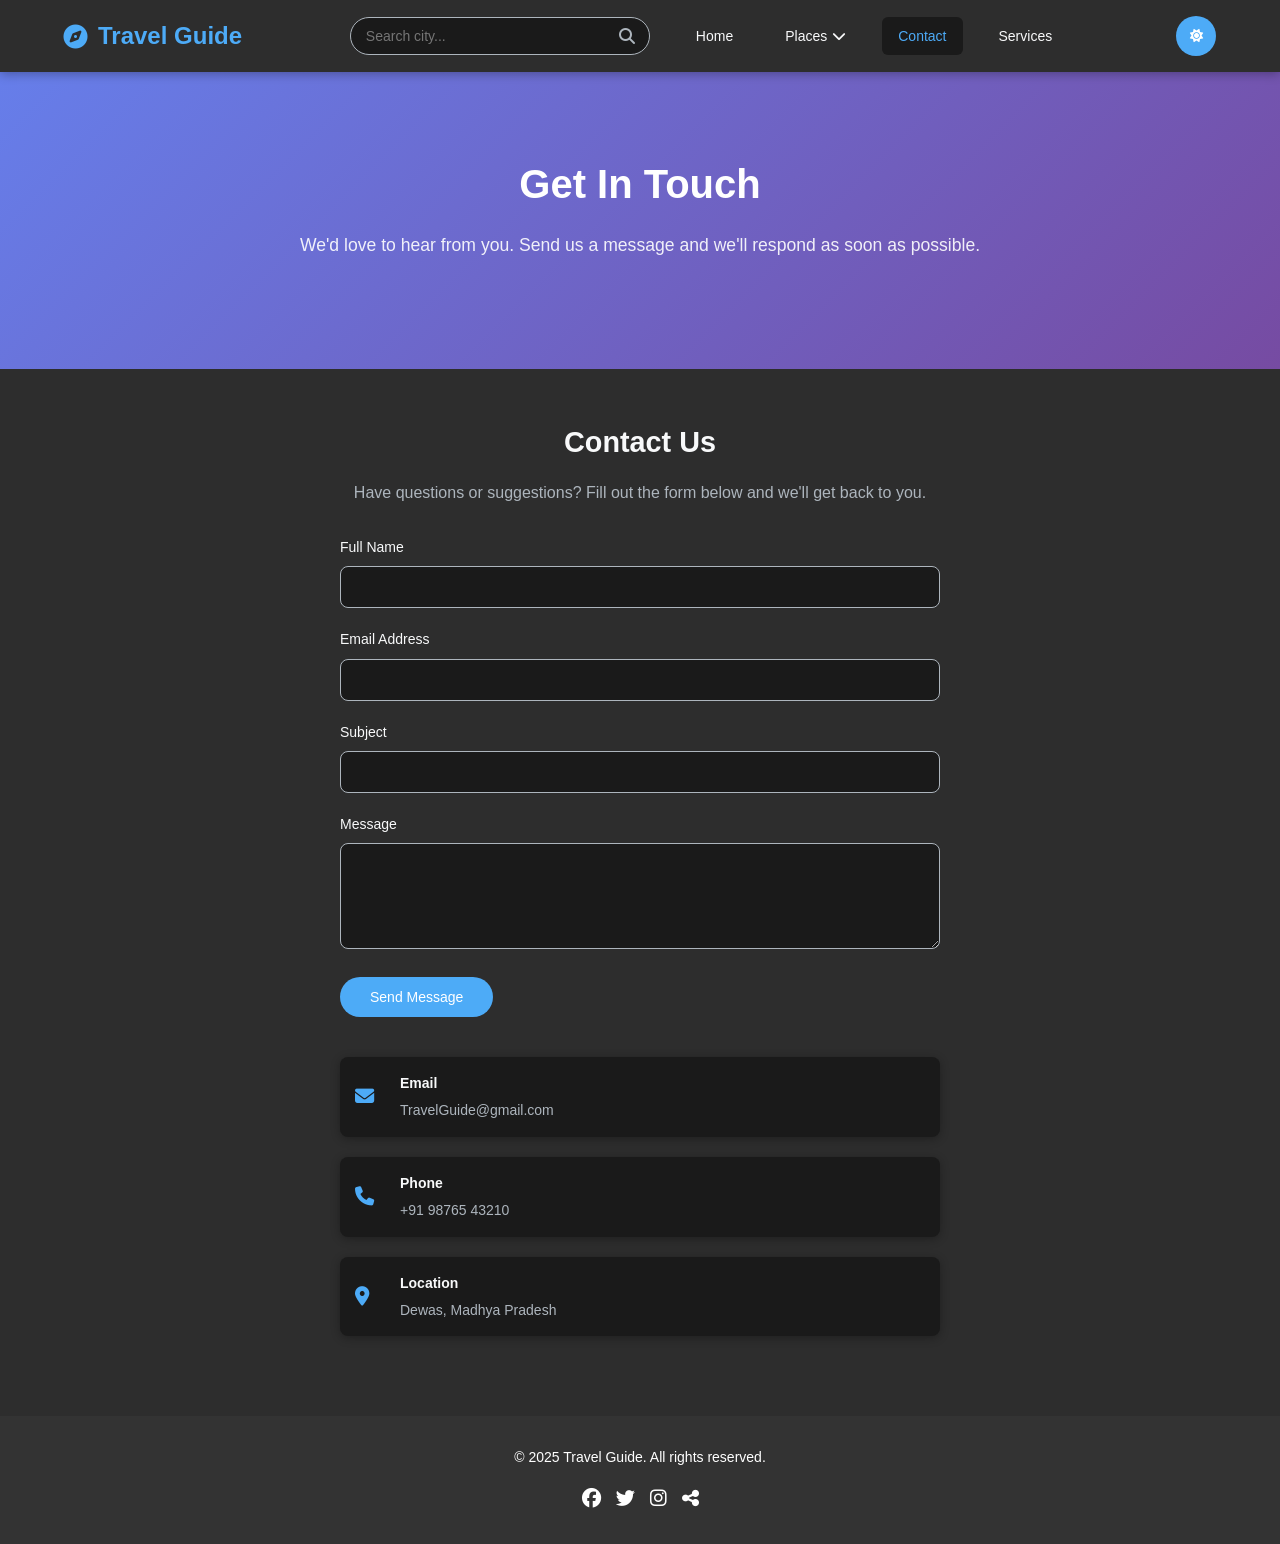
<file: contact.html>
<!DOCTYPE html>
<html lang="en">
<head>
    <meta charset="UTF-8">
    <meta name="viewport" content="width=device-width, initial-scale=1.0">
    <title>Contact Us - Travel Guide</title>
    <link rel="stylesheet" href="styles.css">
    <link rel="stylesheet" href="https://cdnjs.cloudflare.com/ajax/libs/font-awesome/6.5.0/css/all.min.css">
</head>
<body>
    <!-- Header Section -->
    <header>
        <div class="header-container">
            <!-- Navigation -->
            <nav class="navbar">
                <div class="logo">
                    <i class="fas fa-compass"></i>
                    Travel Guide
                </div>
                
                <!-- Desktop Navigation -->
                <div class="nav-desktop">
                    <div class="search-container">
                        <input type="text" id="searchInput" placeholder="Search city..." autocomplete="off">
                        <i class="fas fa-search search-icon"></i>
                        <div id="searchResults" class="search-results"></div>
                    </div>
                    
                    <ul class="nav-links">
                        <li><a href="index.html" class="nav-link">Home</a></li>
                        <li class="dropdown-container">
                            <a href="#" class="nav-link">
                                Places <i class="fas fa-chevron-down"></i>
                            </a>
                            <div class="dropdown-menu">
                                <a href="indore.html">Indore</a>
                                <a href="dewas.html">Dewas</a>
                                <a href="ujjain.html">Ujjain</a>
                                <a href="mumbai.html">Mumbai</a>
                                <a href="delhi.html">Delhi</a>
                                <a href="bhopal.html">Bhopal</a>
                            </div>
                        </li>
                        <li><a href="contact.html" class="nav-link active">Contact</a></li>
                        <li><a href="services.html" class="nav-link">Services</a></li>
                    </ul>
                </div>

                <!-- Right Side Items -->
                <div class="nav-right">
                    <!-- Theme Toggle -->
                    <div class="theme-toggle">
                        <button id="themeBtn" class="theme-btn">
                            <i class="fas fa-moon"></i>
                        </button>
                    </div>
                    
                    <!-- Mobile Menu Button -->
                    <button class="mobile-menu-btn">
                        <i class="fas fa-bars"></i>
                    </button>
                </div>
            </nav>

            <!-- Mobile Navigation Menu -->
            <div class="mobile-nav" id="mobileNav">
                <div class="mobile-nav-header">
                    <div class="logo">
                        <i class="fas fa-compass"></i>
                        Travel Guide
                    </div>
                    <button class="mobile-close-btn" id="mobileCloseBtn">
                        <i class="fas fa-times"></i>
                    </button>
                </div>
                
                <div class="mobile-nav-links">
                    <a href="index.html" class="mobile-nav-link">
                        <i class="fas fa-home"></i>
                        Home
                    </a>
                    
                    <div class="mobile-dropdown">
                        <a href="#" class="mobile-nav-link mobile-dropdown-btn">
                            <i class="fas fa-map-marker-alt"></i>
                            Places
                            <i class="fas fa-chevron-down"></i>
                        </a>
                        <div class="mobile-dropdown-menu">
                            <a href="indore.html" class="mobile-dropdown-link">Indore</a>
                            <a href="dewas.html" class="mobile-dropdown-link">Dewas</a>
                            <a href="ujjain.html" class="mobile-dropdown-link">Ujjain</a>
                            <a href="mumbai.html" class="mobile-dropdown-link">Mumbai</a>
                            <a href="delhi.html" class="mobile-dropdown-link">Delhi</a>
                            <a href="bhopal.html" class="mobile-dropdown-link">Bhopal</a>
                        </div>
                    </div>
                    
                    <a href="contact.html" class="mobile-nav-link active">
                        <i class="fas fa-envelope"></i>
                        Contact
                    </a>
                    
                    <a href="services.html" class="mobile-nav-link">
                        <i class="fas fa-concierge-bell"></i>
                        Services
                    </a>
                </div>
            </div>
        </div>
    </header>

    <!-- Contact Hero Section -->
    <section class="hero">
        <div class="hero-content">
            <h1>Get In Touch</h1>
            <p>We'd love to hear from you. Send us a message and we'll respond as soon as possible.</p>
        </div>
    </section>

    <!-- Contact Form Section -->
    <section class="contact-section">
        <div class="contact-container">
            <h2 class="contact-title">Contact Us</h2>
            <p class="contact-info">Have questions or suggestions? Fill out the form below and we'll get back to you.</p>
            
            <form class="contact-form" id="contactForm">
                <div class="form-group">
                    <label for="name">Full Name</label>
                    <input type="text" id="name" name="name" required>
                </div>
                
                <div class="form-group">
                    <label for="email">Email Address</label>
                    <input type="email" id="email" name="email" required>
                </div>
                
                <div class="form-group">
                    <label for="subject">Subject</label>
                    <input type="text" id="subject" name="subject" required>
                </div>
                
                <div class="form-group">
                    <label for="message">Message</label>
                    <textarea id="message" name="message" rows="5" required></textarea>
                </div>
                
                <button type="submit" class="custom-button">Send Message</button>
            </form>
            
            <div class="contact-details">
                <div class="contact-item">
                    <i class="fas fa-envelope"></i>
                    <div>
                        <strong>Email</strong>
                        <p>TravelGuide@gmail.com</p>
                    </div>
                </div>
                <div class="contact-item">
                    <i class="fas fa-phone"></i>
                    <div>
                        <strong>Phone</strong>
                        <p>+91 98765 43210</p>
                    </div>
                </div>
                <div class="contact-item">
                    <i class="fas fa-map-marker-alt"></i>
                    <div>
                        <strong>Location</strong>
                        <p>Dewas, Madhya Pradesh</p>
                    </div>
                </div>
            </div>
        </div>
    </section>

    <!-- Back to Top Button -->
    <button id="topBtn" class="top-btn">
        <i class="fas fa-chevron-up"></i>
    </button>

    <!-- Footer -->
    <footer>
        <div class="footer-content">
            <p>&copy; 2025 Travel Guide. All rights reserved.</p>
            <div class="social-links">
                <a href="#"><i class="fab fa-facebook"></i></a>
                <a href="#"><i class="fab fa-twitter"></i></a>
                <a href="#"><i class="fab fa-instagram"></i></a>
                <a href="#"><i class="fas fa-share-alt"></i></a>
            </div>
        </div>
    </footer>

    <script src="script.js"></script>
    <script>
        // Contact form submission
        document.getElementById('contactForm').addEventListener('submit', function(e) {
            e.preventDefault();
            alert('Thank you for your message! We will get back to you soon.');
            this.reset();
        });
    </script>
</body>
</html>
</file>
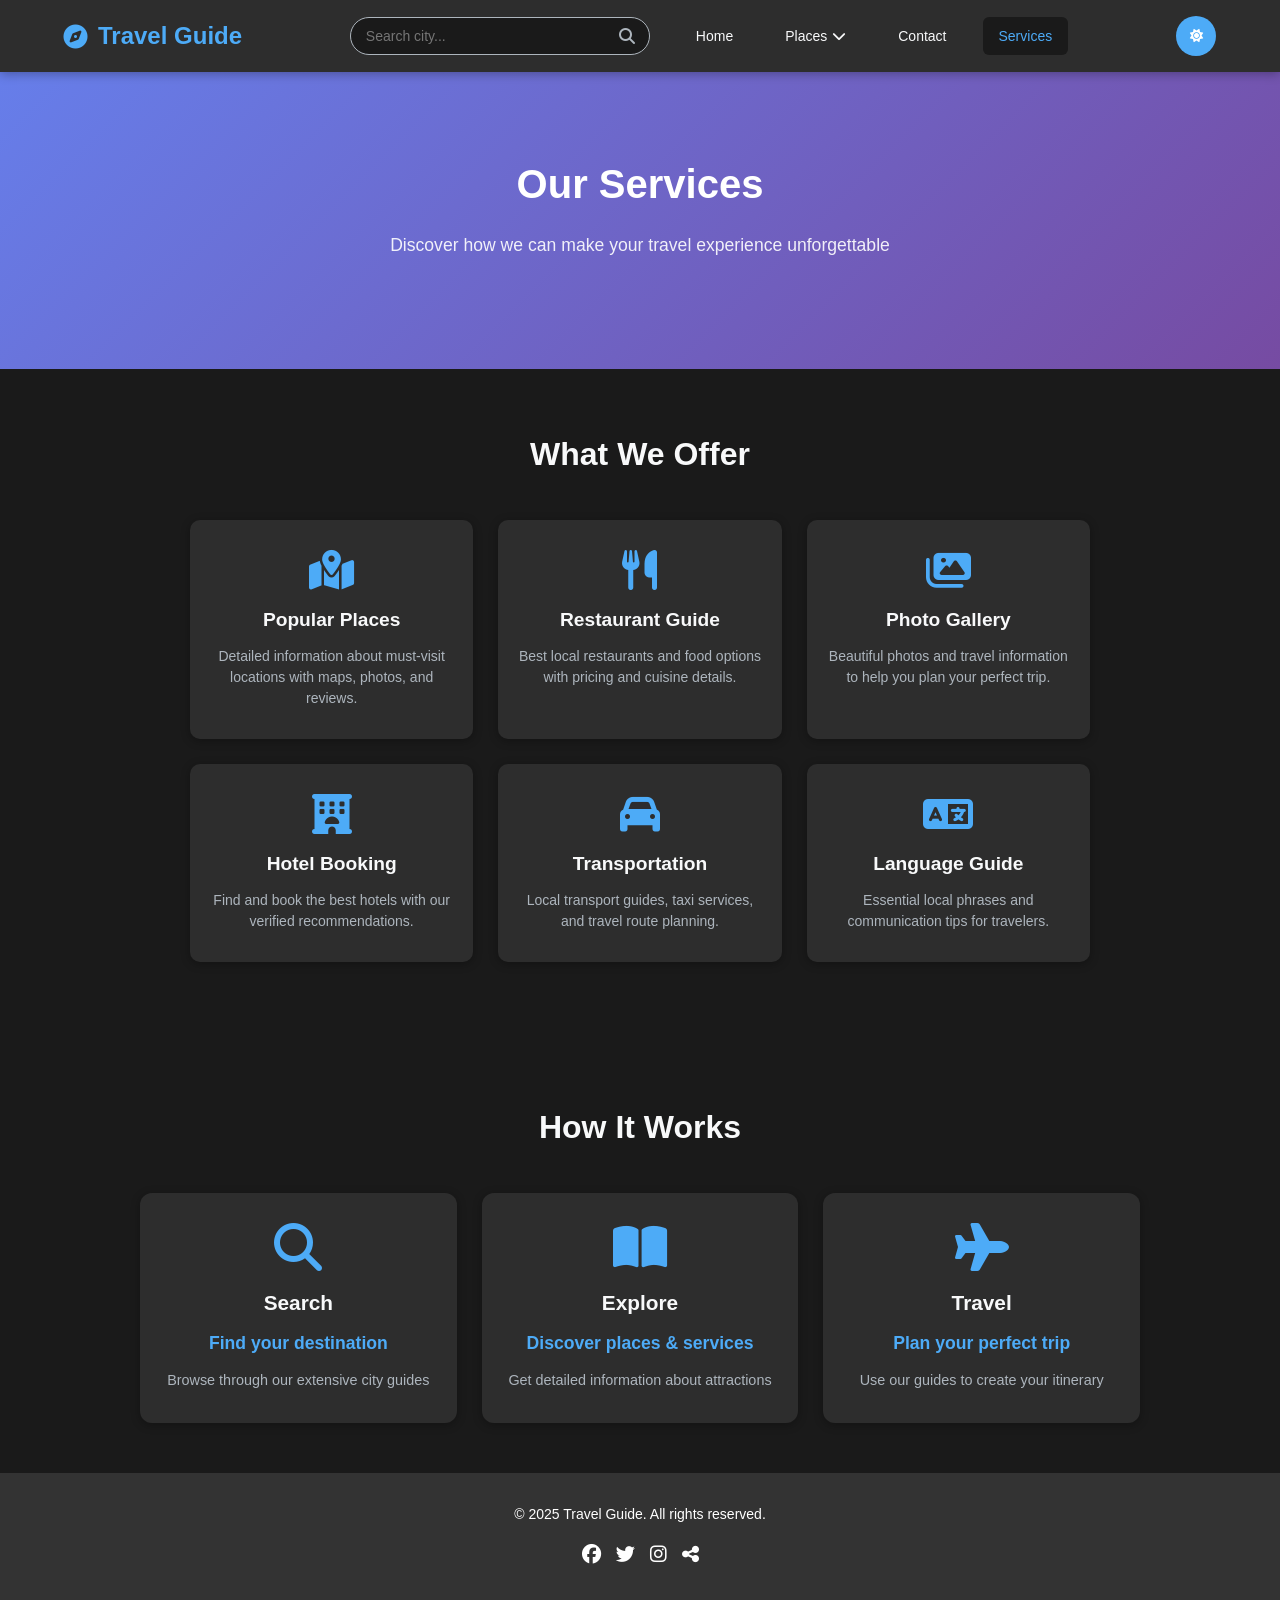
<file: services.html>
<!DOCTYPE html>
<html lang="en">
<head>
    <meta charset="UTF-8">
    <meta name="viewport" content="width=device-width, initial-scale=1.0">
    <title>Our Services - Travel Guide</title>
    <link rel="stylesheet" href="styles.css">
    <link rel="stylesheet" href="https://cdnjs.cloudflare.com/ajax/libs/font-awesome/6.5.0/css/all.min.css">
</head>
<body>
    <!-- Header Section -->
    <header>
        <div class="header-container">
            <!-- Navigation -->
            <nav class="navbar">
                <div class="logo">
                    <i class="fas fa-compass"></i>
                    Travel Guide
                </div>
                
                <!-- Desktop Navigation -->
                <div class="nav-desktop">
                    <div class="search-container">
                        <input type="text" id="searchInput" placeholder="Search city..." autocomplete="off">
                        <i class="fas fa-search search-icon"></i>
                        <div id="searchResults" class="search-results"></div>
                    </div>
                    
                    <ul class="nav-links">
                        <li><a href="index.html" class="nav-link">Home</a></li>
                        <li class="dropdown-container">
                            <a href="#" class="nav-link">
                                Places <i class="fas fa-chevron-down"></i>
                            </a>
                            <div class="dropdown-menu">
                                <a href="indore.html">Indore</a>
                                <a href="dewas.html">Dewas</a>
                                <a href="ujjain.html">Ujjain</a>
                                <a href="mumbai.html">Mumbai</a>
                                <a href="delhi.html">Delhi</a>
                                <a href="bhopal.html">Bhopal</a>
                            </div>
                        </li>
                        <li><a href="contact.html" class="nav-link">Contact</a></li>
                        <li><a href="services.html" class="nav-link active">Services</a></li>
                    </ul>
                </div>

                <!-- Right Side Items -->
                <div class="nav-right">
                    <!-- Theme Toggle -->
                    <div class="theme-toggle">
                        <button id="themeBtn" class="theme-btn">
                            <i class="fas fa-moon"></i>
                        </button>
                    </div>
                    
                    <!-- Mobile Menu Button -->
                    <button class="mobile-menu-btn">
                        <i class="fas fa-bars"></i>
                    </button>
                </div>
            </nav>

            <!-- Mobile Navigation Menu -->
            <div class="mobile-nav" id="mobileNav">
                <div class="mobile-nav-header">
                    <div class="logo">
                        <i class="fas fa-compass"></i>
                        Travel Guide
                    </div>
                    <button class="mobile-close-btn" id="mobileCloseBtn">
                        <i class="fas fa-times"></i>
                    </button>
                </div>
                
                <div class="mobile-nav-links">
                    <a href="index.html" class="mobile-nav-link">
                        <i class="fas fa-home"></i>
                        Home
                    </a>
                    
                    <div class="mobile-dropdown">
                        <a href="#" class="mobile-nav-link mobile-dropdown-btn">
                            <i class="fas fa-map-marker-alt"></i>
                            Places
                            <i class="fas fa-chevron-down"></i>
                        </a>
                        <div class="mobile-dropdown-menu">
                            <a href="indore.html" class="mobile-dropdown-link">Indore</a>
                            <a href="dewas.html" class="mobile-dropdown-link">Dewas</a>
                            <a href="ujjain.html" class="mobile-dropdown-link">Ujjain</a>
                            <a href="mumbai.html" class="mobile-dropdown-link">Mumbai</a>
                            <a href="delhi.html" class="mobile-dropdown-link">Delhi</a>
                            <a href="bhopal.html" class="mobile-dropdown-link">Bhopal</a>
                        </div>
                    </div>
                    
                    <a href="contact.html" class="mobile-nav-link">
                        <i class="fas fa-envelope"></i>
                        Contact
                    </a>
                    
                    <a href="services.html" class="mobile-nav-link active">
                        <i class="fas fa-concierge-bell"></i>
                        Services
                    </a>
                </div>
            </div>
        </div>
    </header>

    <!-- Services Hero Section -->
    <section class="hero">
        <div class="hero-content">
            <h1>Our Services</h1>
            <p>Discover how we can make your travel experience unforgettable</p>
        </div>
    </section>

    <!-- Services Section -->
    <section id="services">
        <h2>What We Offer</h2>
        <div class="services-grid">
            <div class="service-card">
                <i class="fas fa-map-marked-alt"></i>
                <h3>Popular Places</h3>
                <p>Detailed information about must-visit locations with maps, photos, and reviews.</p>
            </div>
            <div class="service-card">
                <i class="fas fa-utensils"></i>
                <h3>Restaurant Guide</h3>
                <p>Best local restaurants and food options with pricing and cuisine details.</p>
            </div>
            <div class="service-card">
                <i class="fas fa-images"></i>
                <h3>Photo Gallery</h3>
                <p>Beautiful photos and travel information to help you plan your perfect trip.</p>
            </div>
            <div class="service-card">
                <i class="fas fa-hotel"></i>
                <h3>Hotel Booking</h3>
                <p>Find and book the best hotels with our verified recommendations.</p>
            </div>
            <div class="service-card">
                <i class="fas fa-car"></i>
                <h3>Transportation</h3>
                <p>Local transport guides, taxi services, and travel route planning.</p>
            </div>

            
            <div class="service-card">
                <i class="fas fa-language"></i>
                <h3>Language Guide</h3>
                <p>Essential local phrases and communication tips for travelers.</p>
            </div>
        </div>
    </section>

    <!-- How It Works Section -->
    <section class="weather-section">
        <div class="weather-container">
            <h2>How It Works</h2>
            <div class="weather-grid">
                <div class="weather-card">
                    <i class="fas fa-search"></i>
                    <h3>Search</h3>
                    <p>Find your destination</p>
                    <span>Browse through our extensive city guides</span>
                </div>
                <div class="weather-card">
                    <i class="fas fa-book-open"></i>
                    <h3>Explore</h3>
                    <p>Discover places & services</p>
                    <span>Get detailed information about attractions</span>
                </div>
                <div class="weather-card">
                    <i class="fas fa-plane"></i>
                    <h3>Travel</h3>
                    <p>Plan your perfect trip</p>
                    <span>Use our guides to create your itinerary</span>
                </div>
            </div>
        </div>
    </section>

    <!-- Back to Top Button -->
    <button id="topBtn" class="top-btn">
        <i class="fas fa-chevron-up"></i>
    </button>

    <!-- Footer -->
    <footer>
        <div class="footer-content">
            <p>&copy; 2025 Travel Guide. All rights reserved.</p>
            <div class="social-links">
                <a href="#"><i class="fab fa-facebook"></i></a>
                <a href="#"><i class="fab fa-twitter"></i></a>
                <a href="#"><i class="fab fa-instagram"></i></a>
                <a href="#"><i class="fas fa-share-alt"></i></a>
            </div>
        </div>
    </footer>

    <script src="script.js"></script>
</body>
</html>
</file>
<file: styles.css>
/* Reset & Base Styles */
* {
    margin: 0;
    padding: 0;
    box-sizing: border-box;
    font-family: 'Segoe UI', Tahoma, Geneva, Verdana, sans-serif;
}

:root {
    --primary-color: #007bff;
    --secondary-color: #6c757d;
    --background-color: #f8f9fa;
    --text-color: #333;
    --card-bg: #ffffff;
    --shadow: 0 2px 10px rgba(0,0,0,0.1);
}

[data-theme="dark"] {
    --primary-color: #4dabf7;
    --secondary-color: #adb5bd;
    --background-color: #1a1a1a;
    --text-color: #f8f9fa;
    --card-bg: #2d2d2d;
    --shadow: 0 2px 10px rgba(0,0,0,0.3);
}

body {
    background: var(--background-color);
    color: var(--text-color);
    line-height: 1.6;
    overflow-x: hidden;
    transition: all 0.3s ease;
}

/* Header & Navigation */
.header-container {
    position: relative;
}

.navbar {
    display: flex;
    justify-content: space-between;
    align-items: center;
    padding: 1rem 5%;
    background: var(--card-bg);
    box-shadow: var(--shadow);
    position: relative;
    z-index: 1000;
}

/* Logo */
.logo {
    font-size: 24px;
    font-weight: bold;
    color: var(--primary-color);
    display: flex;
    align-items: center;
    gap: 10px;
}

/* Desktop Navigation */
.nav-desktop {
    display: flex;
    align-items: center;
    gap: 30px;
    flex: 1;
    justify-content: center;
}

/* Right Side Items */
.nav-right {
    display: flex;
    align-items: center;
    gap: 15px;
}

/* Theme Toggle */
.theme-toggle {
    margin-left: auto;
}

.theme-btn {
    background: var(--primary-color);
    color: white;
    border: none;
    padding: 10px;
    border-radius: 50%;
    cursor: pointer;
    transition: all 0.3s ease;
    width: 40px;
    height: 40px;
    display: flex;
    align-items: center;
    justify-content: center;
}

.theme-btn:hover {
    transform: scale(1.1);
}

/* Mobile Menu Button */
.mobile-menu-btn {
    display: none;
    font-size: 20px;
    cursor: pointer;
    color: var(--text-color);
    padding: 8px;
    background: none;
    border: none;
    width: 40px;
    height: 40px;
    align-items: center;
    justify-content: center;
}

/* Navigation Links */
.nav-links {
    list-style: none;
    display: flex;
    gap: 20px;
    align-items: center;
    margin: 0;
    padding: 0;
}

.nav-links li {
    position: relative;
}

.nav-link {
    color: var(--text-color);
    text-decoration: none;
    padding: 8px 16px;
    transition: all 0.3s ease;
    font-weight: 500;
    border-radius: 6px;
    display: flex;
    align-items: center;
    gap: 5px;
    font-size: 14px;
}

.nav-link:hover {
    background: var(--background-color);
    color: var(--primary-color);
}

/* Dropdown Menu */
.dropdown-container {
    position: relative;
}

.dropdown-menu {
    display: none;
    position: absolute;
    top: 100%;
    left: 0;
    background: var(--card-bg);
    box-shadow: var(--shadow);
    border-radius: 8px;
    min-width: 180px;
    z-index: 1000;
    padding: 8px 0;
}

.dropdown-container:hover .dropdown-menu {
    display: block;
}

.dropdown-menu a {
    display: block;
    padding: 10px 16px;
    color: var(--text-color);
    transition: all 0.3s ease;
    text-decoration: none;
    font-size: 14px;
    border: none;
    list-style: none;
}

.dropdown-menu a:hover {
    background: var(--background-color);
    color: var(--primary-color);
}

/* Search Container */
.search-container {
    position: relative;
    width: 300px;
}

#searchInput {
    width: 100%;
    padding: 10px 40px 10px 15px;
    font-size: 14px;
    border: 1px solid var(--secondary-color);
    border-radius: 20px;
    outline: none;
    background: var(--background-color);
    color: var(--text-color);
    transition: all 0.3s ease;
}

#searchInput:focus {
    border-color: var(--primary-color);
    background: var(--card-bg);
}

.search-icon {
    position: absolute;
    right: 15px;
    top: 50%;
    transform: translateY(-50%);
    color: var(--secondary-color);
}

.search-results {
    position: absolute;
    top: 100%;
    left: 0;
    width: 100%;
    background: var(--card-bg);
    border: 1px solid var(--secondary-color);
    border-top: none;
    border-radius: 0 0 10px 10px;
    z-index: 10;
    max-height: 200px;
    overflow-y: auto;
    display: none;
}

.search-results div {
    padding: 10px 15px;
    cursor: pointer;
    transition: background 0.3s ease;
    border-bottom: 1px solid var(--background-color);
    font-size: 14px;
    color: var(--text-color);
}

.search-results div:hover {
    background: var(--background-color);
    color: var(--primary-color);
}

/* Mobile Navigation */
.mobile-nav {
    position: fixed;
    top: 0;
    left: -100%;
    width: 100%;
    height: 100vh;
    background: var(--card-bg);
    z-index: 2000;
    transition: left 0.3s ease;
    overflow-y: auto;
}

.mobile-nav.active {
    left: 0;
}

.mobile-nav-header {
    display: flex;
    justify-content: space-between;
    align-items: center;
    padding: 1rem 20px;
    border-bottom: 1px solid var(--background-color);
}

.mobile-close-btn {
    background: none;
    border: none;
    font-size: 24px;
    color: var(--text-color);
    cursor: pointer;
    width: 40px;
    height: 40px;
    display: flex;
    align-items: center;
    justify-content: center;
}

.mobile-nav-links {
    padding: 20px;
}

.mobile-nav-link {
    display: flex;
    align-items: center;
    gap: 15px;
    padding: 15px;
    color: var(--text-color);
    text-decoration: none;
    font-size: 18px;
    font-weight: 500;
    border-radius: 8px;
    transition: all 0.3s ease;
    margin-bottom: 5px;
}

.mobile-nav-link:hover {
    background: var(--background-color);
    color: var(--primary-color);
}

.mobile-dropdown-menu {
    display: none;
    padding-left: 30px;
    margin: 10px 0;
}

.mobile-dropdown.active .mobile-dropdown-menu {
    display: block;
}

.mobile-dropdown-link {
    display: block;
    padding: 12px 15px;
    color: var(--text-color);
    text-decoration: none;
    font-size: 16px;
    border-radius: 6px;
    transition: all 0.3s ease;
    margin-bottom: 5px;
}

.mobile-dropdown-link:hover {
    background: var(--background-color);
    color: var(--primary-color);
}

/* Hero Section */
.hero {
    background: linear-gradient(135deg, #667eea 0%, #764ba2 100%);
    color: white;
    padding: 80px 5%;
    text-align: center;
}

.hero-content h1 {
    font-size: 2.5rem;
    margin-bottom: 15px;
    font-weight: bold;
}

.hero-content p {
    font-size: 1.1rem;
    margin-bottom: 30px;
    opacity: 0.9;
}

.cta-button {
    background: white;
    color: #667eea;
    padding: 12px 30px;
    font-size: 1rem;
    border: none;
    border-radius: 25px;
    cursor: pointer;
    transition: all 0.3s ease;
    font-weight: 600;
}

.cta-button:hover {
    transform: translateY(-2px);
    box-shadow: 0 5px 15px rgba(0,0,0,0.2);
}

/* Cities Section */
.city-section {
    padding: 60px 5%;
    background: var(--card-bg);
}

.city-section h2 {
    text-align: center;
    font-size: 2rem;
    margin-bottom: 40px;
    color: var(--text-color);
}

/* Place Grid */
.place-grid {
    display: grid;
    grid-template-columns: repeat(auto-fit, minmax(280px, 1fr));
    gap: 25px;
    max-width: 1200px;
    margin: 0 auto;
}

.place-card {
    position: relative;
    border-radius: 12px;
    overflow: hidden;
    box-shadow: var(--shadow);
    transition: all 0.3s ease;
    background: var(--card-bg);
}

.place-card:hover {
    transform: translateY(-5px);
    box-shadow: 0 8px 25px rgba(0,0,0,0.15);
}

.place-card img {
    width: 100%;
    height: 200px;
    object-fit: cover;
    transition: transform 0.3s ease;
}

.place-card:hover img {
    transform: scale(1.05);
}

.card-overlay {
    position: absolute;
    bottom: 0;
    left: 0;
    right: 0;
    background: linear-gradient(transparent, rgba(0,0,0,0.7));
    color: white;
    padding: 20px 15px 15px;
}

.card-overlay p {
    font-size: 1.2rem;
    font-weight: bold;
    margin-bottom: 5px;
}

.card-overlay span {
    font-size: 0.9rem;
    opacity: 0.9;
}

/* View More Button */
.view-more-container {
    text-align: center;
    margin-top: 30px;
}

.mobile-only {
    display: none;
}

.view-more-btn {
    background: var(--primary-color);
    color: white;
    border: none;
    padding: 12px 25px;
    border-radius: 25px;
    cursor: pointer;
    transition: all 0.3s ease;
    font-size: 14px;
    font-weight: 500;
    display: inline-flex;
    align-items: center;
    gap: 8px;
}

.view-more-btn:hover {
    background: #0056b3;
    transform: translateY(-2px);
}

/* Weather Section */
.weather-section {
    background: var(--background-color);
    padding: 50px 5%;
}

.weather-container {
    max-width: 1000px;
    margin: 0 auto;
    text-align: center;
}

.weather-container h2 {
    font-size: 2rem;
    margin-bottom: 40px;
    color: var(--text-color);
}

.weather-grid {
    display: grid;
    grid-template-columns: repeat(auto-fit, minmax(250px, 1fr));
    gap: 25px;
}

.weather-card {
    background: var(--card-bg);
    padding: 30px 20px;
    border-radius: 12px;
    box-shadow: var(--shadow);
    transition: all 0.3s ease;
    text-align: center;
}

.weather-card:hover {
    transform: translateY(-5px);
}

.weather-card i {
    font-size: 3rem;
    color: var(--primary-color);
    margin-bottom: 15px;
}

.weather-card h3 {
    font-size: 1.3rem;
    margin-bottom: 10px;
    color: var(--text-color);
}

.weather-card p {
    font-size: 1.1rem;
    color: var(--primary-color);
    font-weight: 600;
    margin-bottom: 10px;
}

.weather-card span {
    color: var(--secondary-color);
    font-size: 0.9rem;
}

/* Services Section */
#services {
    background: var(--background-color);
    padding: 60px 5%;
    text-align: center;
}

#services h2 {
    font-size: 2rem;
    margin-bottom: 40px;
    color: var(--text-color);
}

.services-grid {
    display: grid;
    grid-template-columns: repeat(auto-fit, minmax(250px, 1fr));
    gap: 25px;
    max-width: 900px;
    margin: 0 auto 30px;
}

.service-card {
    background: var(--card-bg);
    padding: 30px 20px;
    border-radius: 10px;
    box-shadow: var(--shadow);
    transition: all 0.3s ease;
}

.service-card:hover {
    transform: translateY(-5px);
}

.service-card i {
    font-size: 2.5rem;
    color: var(--primary-color);
    margin-bottom: 15px;
}

.service-card h3 {
    font-size: 1.2rem;
    margin-bottom: 10px;
    color: var(--text-color);
}

.service-card p {
    color: var(--secondary-color);
    font-size: 14px;
    line-height: 1.5;
}

.view-all-services {
    margin-top: 30px;
}

.services-link {
    color: var(--primary-color);
    text-decoration: none;
    font-weight: 500;
    font-size: 16px;
    transition: all 0.3s ease;
}

.services-link:hover {
    color: #0056b3;
    text-decoration: underline;
}

/* Contact Section */
.contact-section {
    background: var(--card-bg);
    padding: 50px 5%;
}

.contact-container {
    max-width: 600px;
    margin: 0 auto;
    text-align: center;
}

.contact-title {
    font-size: 1.8rem;
    color: var(--text-color);
    margin-bottom: 15px;
}

.contact-info {
    font-size: 1rem;
    color: var(--secondary-color);
    margin-bottom: 30px;
}

.contact-details {
    display: flex;
    flex-direction: column;
    gap: 20px;
    margin-bottom: 30px;
}

.contact-item {
    display: flex;
    align-items: center;
    gap: 15px;
    padding: 15px;
    background: var(--background-color);
    border-radius: 8px;
    box-shadow: var(--shadow);
    text-align: left;
}

.contact-item i {
    font-size: 1.2rem;
    color: var(--primary-color);
    width: 30px;
}

.contact-item strong {
    display: block;
    font-size: 14px;
    color: var(--text-color);
    margin-bottom: 5px;
}

.contact-item p {
    font-size: 14px;
    color: var(--secondary-color);
    margin: 0;
}

.custom-button {
    background: var(--primary-color);
    color: white;
    padding: 12px 30px;
    font-size: 14px;
    border: none;
    border-radius: 25px;
    cursor: pointer;
    transition: all 0.3s ease;
    font-weight: 500;
}

.custom-button:hover {
    background: #0056b3;
    transform: translateY(-2px);
}

/* Back to Top Button */
.top-btn {
    display: none;
    position: fixed;
    bottom: 20px;
    right: 20px;
    z-index: 99;
    background: var(--primary-color);
    color: white;
    border: none;
    border-radius: 50%;
    width: 50px;
    height: 50px;
    cursor: pointer;
    transition: all 0.3s ease;
    font-size: 16px;
}

.top-btn:hover {
    background: #0056b3;
    transform: scale(1.1);
}

/* Footer */
footer {
    background: #333;
    color: white;
    padding: 30px 20px;
    text-align: center;
}

.footer-content p {
    margin-bottom: 15px;
    font-size: 14px;
}

.social-links {
    display: flex;
    justify-content: center;
    gap: 15px;
}

.social-links a {
    color: white;
    font-size: 1.2rem;
    transition: color 0.3s ease;
}

.social-links a:hover {
    color: var(--primary-color);
}

/* ===== MOBILE RESPONSIVE STYLES ===== */
@media screen and (max-width: 768px) {
    /* Navigation - Mobile */
    .nav-desktop {
        display: none;
    }
    
    .mobile-menu-btn {
        display: flex;
    }
    
    .navbar {
        padding: 1rem 20px;
    }
    
    /* Cities Section - Mobile */
    .mobile-hidden {
        display: none;
    }
    
    .mobile-only {
        display: block;
    }
    
    .place-grid {
        grid-template-columns: 1fr;
        gap: 20px;
    }
    
    .place-card img {
        height: 180px;
    }
    
    /* Hero Section - Mobile */
    .hero {
        padding: 60px 20px;
    }
    
    .hero-content h1 {
        font-size: 2rem;
    }
    
    .hero-content p {
        font-size: 1rem;
    }
    
    /* Weather Section - Mobile */
    .weather-grid {
        grid-template-columns: 1fr;
    }
    
    /* Services - Mobile */
    .services-grid {
        grid-template-columns: 1fr;
    }
    
    /* Contact - Mobile */
    .contact-item {
        flex-direction: column;
        text-align: center;
        gap: 10px;
    }
    
    .contact-item i {
        width: auto;
    }
    
    .contact-section {
        padding: 40px 20px;
    }
}

@media screen and (max-width: 480px) {
    .logo {
        font-size: 20px;
    }
    
    .hero-content h1 {
        font-size: 1.8rem;
    }
    
    .city-section h2,
    #services h2,
    .weather-container h2 {
        font-size: 1.6rem;
    }
    
    .contact-title {
        font-size: 1.5rem;
    }
    
    .place-card img {
        height: 160px;
    }
    
    .card-overlay {
        padding: 15px 10px 10px;
    }
    
    .card-overlay p {
        font-size: 1.1rem;
    }
    
    .service-card {
        padding: 25px 15px;
    }
    
    .weather-card {
        padding: 25px 15px;
    }
}

/* Show all cities when view more is clicked */
.place-grid.show-all .mobile-hidden {
    display: block;
    animation: fadeIn 0.5s ease;
}

@keyframes fadeIn {
    from { opacity: 0; transform: translateY(20px); }
    to { opacity: 1; transform: translateY(0); }
}




/*------city css -----*/



/* City Pages Specific Styles */
.city-overview {
    padding: 60px 5%;
    background: var(--card-bg);
}

.container {
    max-width: 1200px;
    margin: 0 auto;
}

.overview-content {
    display: grid;
    grid-template-columns: 1fr 1fr;
    gap: 50px;
    align-items: center;
}

.overview-text h2 {
    font-size: 2.5rem;
    color: var(--primary-color);
    margin-bottom: 20px;
}

.overview-text p {
    font-size: 1.1rem;
    line-height: 1.7;
    color: var(--text-color);
    margin-bottom: 30px;
}

.city-stats {
    display: grid;
    grid-template-columns: repeat(3, 1fr);
    gap: 20px;
}

.stat {
    text-align: center;
    padding: 20px;
    background: var(--background-color);
    border-radius: 10px;
    transition: all 0.3s ease;
}

.stat:hover {
    transform: translateY(-3px);
    box-shadow: var(--shadow);
}

.stat h3 {
    font-size: 1rem;
    color: var(--secondary-color);
    margin-bottom: 8px;
}

.stat p {
    font-size: 1.1rem;
    color: var(--primary-color);
    font-weight: 600;
    margin: 0;
}

.overview-image img {
    width: 100%;
    border-radius: 15px;
    box-shadow: var(--shadow);
}

/* Places Section */
.places-section {
    padding: 60px 5%;
    background: var(--background-color);
}

.places-section h2 {
    text-align: center;
    font-size: 2.2rem;
    margin-bottom: 40px;
    color: var(--text-color);
}

.places-grid {
    display: grid;
    grid-template-columns: repeat(auto-fit, minmax(350px, 1fr));
    gap: 30px;
}

.place-detail-card {
    background: var(--card-bg);
    border-radius: 15px;
    overflow: hidden;
    box-shadow: var(--shadow);
    transition: all 0.3s ease;
}

.place-detail-card:hover {
    transform: translateY(-5px);
    box-shadow: 0 10px 30px rgba(0,0,0,0.15);
}

.place-detail-card img {
    width: 100%;
    height: 250px;
    object-fit: cover;
}

.place-info {
    padding: 25px;
}

.place-info h3 {
    font-size: 1.4rem;
    color: var(--text-color);
    margin-bottom: 10px;
}

.place-info p {
    color: var(--secondary-color);
    line-height: 1.6;
    margin-bottom: 15px;
}

.place-meta {
    display: flex;
    gap: 20px;
    margin-bottom: 20px;
}

.place-meta span {
    display: flex;
    align-items: center;
    gap: 5px;
    color: var(--secondary-color);
    font-size: 0.9rem;
}

.location-btn {
    background: var(--primary-color);
    color: white;
    border: none;
    padding: 10px 20px;
    border-radius: 25px;
    cursor: pointer;
    transition: all 0.3s ease;
    font-size: 0.9rem;
    display: flex;
    align-items: center;
    gap: 8px;
}

.location-btn:hover {
    background: #0056b3;
    transform: translateY(-2px);
}

/* Restaurants Section */
.restaurants-section {
    padding: 60px 5%;
    background: var(--card-bg);
}

.restaurants-section h2 {
    text-align: center;
    font-size: 2.2rem;
    margin-bottom: 40px;
    color: var(--text-color);
}

.restaurants-grid {
    display: grid;
    grid-template-columns: repeat(auto-fit, minmax(300px, 1fr));
    gap: 30px;
}

.restaurant-card {
    background: var(--background-color);
    border-radius: 15px;
    overflow: hidden;
    box-shadow: var(--shadow);
    transition: all 0.3s ease;
}

.restaurant-card:hover {
    transform: translateY(-5px);
}

.restaurant-card img {
    width: 100%;
    height: 200px;
    object-fit: cover;
}

.restaurant-info {
    padding: 20px;
}

.restaurant-info h3 {
    font-size: 1.3rem;
    color: var(--text-color);
    margin-bottom: 10px;
}

.restaurant-info p {
    color: var(--secondary-color);
    line-height: 1.5;
    margin-bottom: 15px;
    font-size: 0.95rem;
}

.restaurant-meta {
    display: flex;
    gap: 15px;
    margin-bottom: 15px;
}

.restaurant-meta span {
    display: flex;
    align-items: center;
    gap: 5px;
    color: var(--secondary-color);
    font-size: 0.85rem;
}

.cuisine-tags {
    display: flex;
    flex-wrap: wrap;
    gap: 8px;
    margin-bottom: 15px;
}

.tag {
    background: var(--primary-color);
    color: white;
    padding: 4px 10px;
    border-radius: 15px;
    font-size: 0.8rem;
}

/* Tips Section */
.tips-section {
    padding: 60px 5%;
    background: var(--background-color);
}

.tips-section h2 {
    text-align: center;
    font-size: 2.2rem;
    margin-bottom: 40px;
    color: var(--text-color);
}

.tips-grid {
    display: grid;
    grid-template-columns: repeat(auto-fit, minmax(250px, 1fr));
    gap: 25px;
}

.tip-card {
    background: var(--card-bg);
    padding: 30px 25px;
    border-radius: 12px;
    text-align: center;
    box-shadow: var(--shadow);
    transition: all 0.3s ease;
}

.tip-card:hover {
    transform: translateY(-5px);
}

.tip-card i {
    font-size: 2.5rem;
    color: var(--primary-color);
    margin-bottom: 15px;
}

.tip-card h3 {
    font-size: 1.2rem;
    margin-bottom: 12px;
    color: var(--text-color);
}

.tip-card p {
    color: var(--secondary-color);
    line-height: 1.5;
    font-size: 0.95rem;
}

/* Weather Section for City Pages */
.weather-section .weather-cards {
    display: grid;
    grid-template-columns: repeat(auto-fit, minmax(200px, 1fr));
    gap: 25px;
}

/* Mobile Responsive for City Pages */
@media screen and (max-width: 768px) {
    .overview-content {
        grid-template-columns: 1fr;
        gap: 30px;
    }
    
    .city-stats {
        grid-template-columns: 1fr;
    }
    
    .places-grid,
    .restaurants-grid {
        grid-template-columns: 1fr;
    }
    
    .overview-text h2,
    .places-section h2,
    .restaurants-section h2,
    .tips-section h2 {
        font-size: 1.8rem;
    }
    
    .tips-grid {
        grid-template-columns: 1fr;
    }
    
    .place-detail-card img,
    .restaurant-card img {
        height: 200px;
    }
}

@media screen and (max-width: 480px) {
    .city-overview,
    .places-section,
    .restaurants-section,
    .tips-section {
        padding: 40px 20px;
    }
    
    .overview-text h2 {
        font-size: 2rem;
    }
    
    .city-stats {
        gap: 15px;
    }
    
    .stat {
        padding: 15px;
    }
}


/* Contact Form Styles */
.contact-form {
    max-width: 600px;
    margin: 0 auto 40px;
    text-align: left;
}

.form-group {
    margin-bottom: 20px;
}

.form-group label {
    display: block;
    margin-bottom: 8px;
    font-weight: 500;
    color: var(--text-color);
    font-size: 14px;
}

.form-group input,
.form-group textarea {
    width: 100%;
    padding: 12px 15px;
    border: 1px solid var(--secondary-color);
    border-radius: 8px;
    background: var(--background-color);
    color: var(--text-color);
    font-size: 14px;
    transition: all 0.3s ease;
}

.form-group input:focus,
.form-group textarea:focus {
    outline: none;
    border-color: var(--primary-color);
    background: var(--card-bg);
}

/* Active Navigation Link */
.nav-link.active,
.mobile-nav-link.active {
    color: var(--primary-color);
    background: var(--background-color);
}

/* Mobile Responsive for Services Page */
@media screen and (max-width: 768px) {
    .services-grid {
        grid-template-columns: 1fr;
    }
    
    .contact-form {
        padding: 0 10px;
    }
}
</file>
